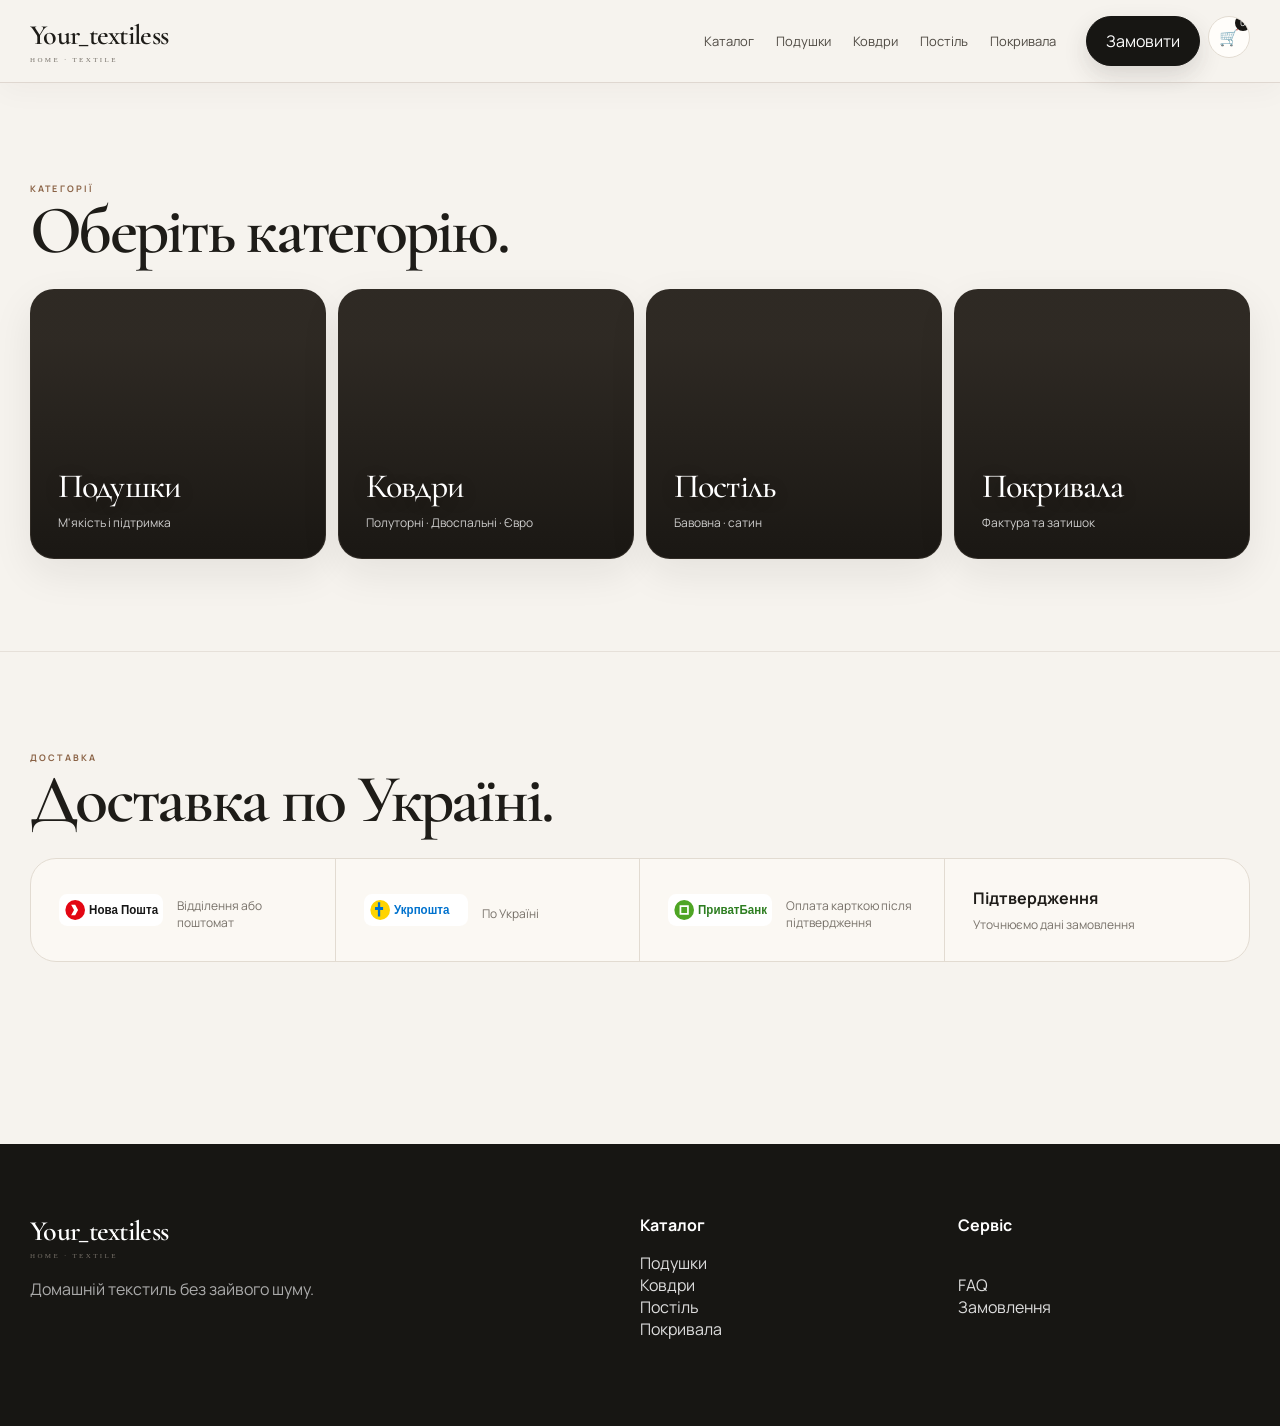
<file: index.html>
<!doctype html><html lang="uk"><head><meta charset="utf-8"><meta name="viewport" content="width=device-width,initial-scale=1"><meta name="description" content="Your_textiless — преміальний домашній текстиль: подушки, ковдри, постіль та покривала."><title>Your_textiless</title><link rel="stylesheet" href="style.css"></head><body>
<header class="header"><div class="wrap nav"><a class="logo" href="index.html">Your_textiless<small>HOME · TEXTILE</small></a><nav class="links"><a href="catalog.html">Каталог</a><a href="catalog.html?cat=Подушки">Подушки</a><a href="catalog.html?cat=Ковдри">Ковдри</a><a href="catalog.html?cat=Постіль">Постіль</a><a href="catalog.html?cat=Покривала">Покривала</a></nav><div class="actions"><a class="btn dark" href="order.html">Замовити</a><button class="icon" id="cartOpen">🛒<span class="count">0</span></button></div></div></header>
<main><section class="section"><div class="wrap"><div class="head"><div><span class="eyebrow">КАТЕГОРІЇ</span><h2 class="title">Оберіть категорію.</h2></div></div><div class="categories"><a class="cat catImage" style="--cat-image:url('https://rohi.co.uk/cdn/shop/collections/Untitled_4472_x_4472_px_-12.jpg?v=1749551402&width=1600')" href="catalog.html?cat=Подушки"><strong>Подушки</strong><span>М'якість і підтримка</span></a><a class="cat catImage" style="--cat-image:url('https://cdn.shopify.com/s/files/1/0640/8454/1699/products/natural-linen-duvet-cover-1.jpg?v=1661254233')" href="catalog.html?cat=Ковдри"><strong>Ковдри</strong><span>Полуторні · Двоспальні · Євро</span></a><a class="cat catImage" style="--cat-image:url('https://xcdn.next.co.uk/common/items/default/default/itemimages/3_4Ratio/product/lge/K80343s2.jpg?im=Resize')" href="catalog.html?cat=Постіль"><strong>Постіль</strong><span>Бавовна · сатин</span></a><a class="cat catImage" style="--cat-image:url('https://acdn-us.mitiendanube.com/stores/002/293/272/products/1052-bcb80091f18f0f402917564253214598-480-0.webp')" href="catalog.html?cat=Покривала"><strong>Покривала</strong><span>Фактура та затишок</span></a></div></div></section><section class="section homeDelivery"><div class="wrap">
<div class="head"><div><span class="eyebrow">ДОСТАВКА</span><h2 class="title">Доставка по Україні.</h2></div></div>
<div class="trust">
<div class="partner-card"><img class="partner-logo" src="nova-poshta.svg" alt="Нова Пошта"><span>Відділення або поштомат</span></div>
<div class="partner-card"><img class="partner-logo" src="ukrposhta.svg" alt="Укрпошта"><span>По Україні</span></div>
<div class="partner-card"><img class="partner-logo" src="privatbank.svg" alt="ПриватБанк"><span>Оплата карткою після підтвердження</span></div>
<div><b>Підтвердження</b><span>Уточнюємо дані замовлення</span></div>
</div>
</div></section></main>
<footer class="footer"><div class="wrap footerGrid"><div><div class="logo">Your_textiless<small>HOME · TEXTILE</small></div><p class="muted">Домашній текстиль без зайвого шуму.</p></div><div><b>Каталог</b><p><a href="catalog.html?cat=Подушки">Подушки</a><br><a href="catalog.html?cat=Ковдри">Ковдри</a><br><a href="catalog.html?cat=Постіль">Постіль</a><br><a href="catalog.html?cat=Покривала">Покривала</a></p></div><div><b>Сервіс</b><p>
<br><a href="faq.html">FAQ</a><br><a href="order.html">Замовлення</a></p></div></div></footer>
<div class="drawer" id="drawer"><aside class="drawerPanel"><div class="drawerHead"><h2>Кошик</h2><button class="icon" id="cartClose">×</button></div><div id="cartItems"></div><div class="total"><span>Разом</span><span id="cartTotal">0 грн</span></div><a class="btn dark" style="display:flex" href="order.html">Оформити →</a></aside></div>
<script src="config.js"></script><script src="data.js"></script><script src="script.js"></script></body></html>
</file>
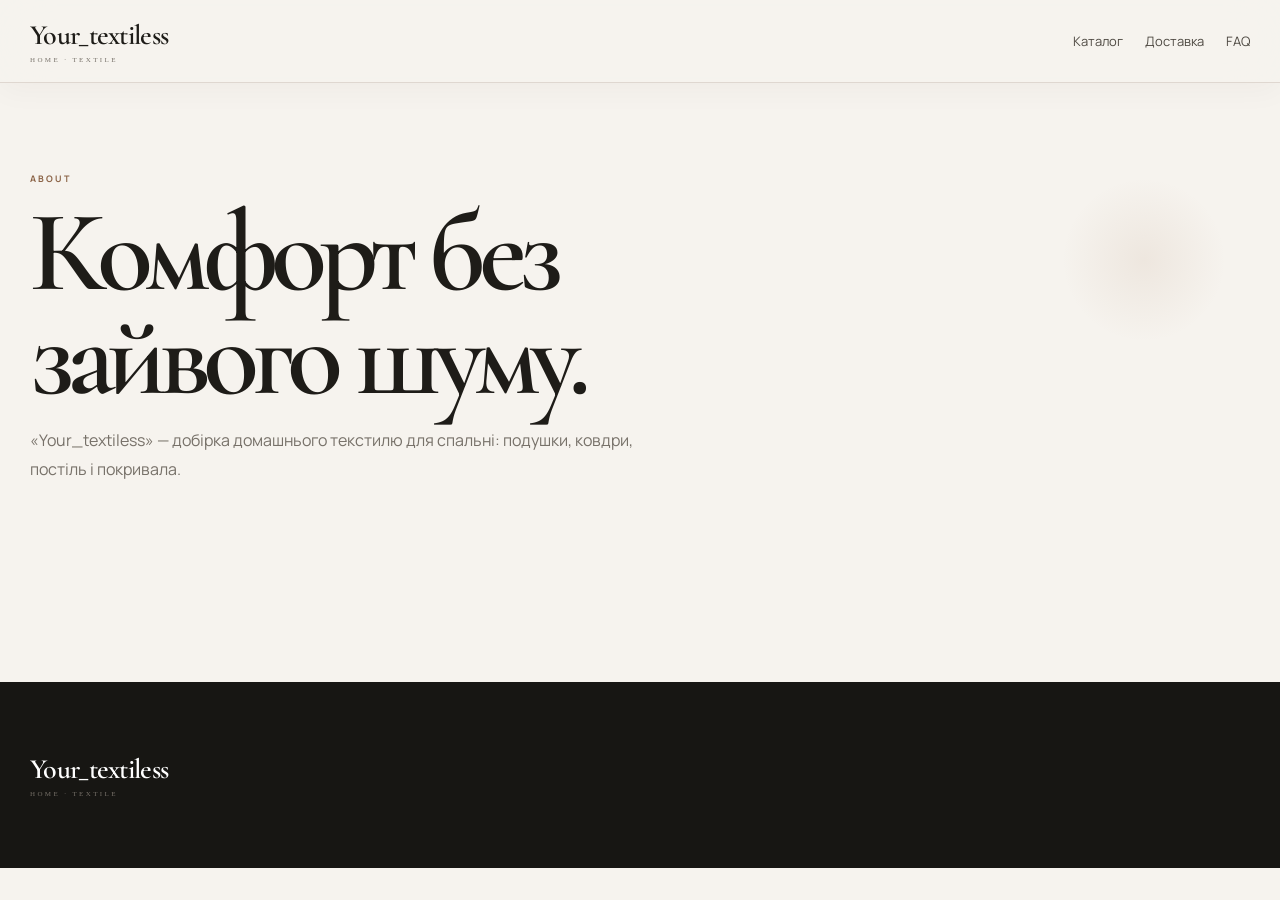
<file: about.html>
<!doctype html><html lang="uk"><head><meta charset="utf-8"><meta name="viewport" content="width=device-width,initial-scale=1"><title>Про нас — Your_textiless</title><link rel="stylesheet" href="style.css"></head><body><header class="header"><div class="wrap nav"><a class="logo" href="index.html">Your_textiless<small>HOME · TEXTILE</small></a><nav class="links"><a href="catalog.html">Каталог</a><a href="delivery.html">Доставка</a><a href="faq.html">FAQ</a></nav></div></header><main><section class="page hero"><div class="wrap"><span class="eyebrow">ABOUT</span><h1>Комфорт без<br>зайвого шуму.</h1><p>«Your_textiless» — добірка домашнього текстилю для спальні: подушки, ковдри, постіль і покривала.</p></div></section></main><footer class="footer"><div class="wrap"><div class="logo">Your_textiless<small>HOME · TEXTILE</small></div></div></footer></body></html>
</file>
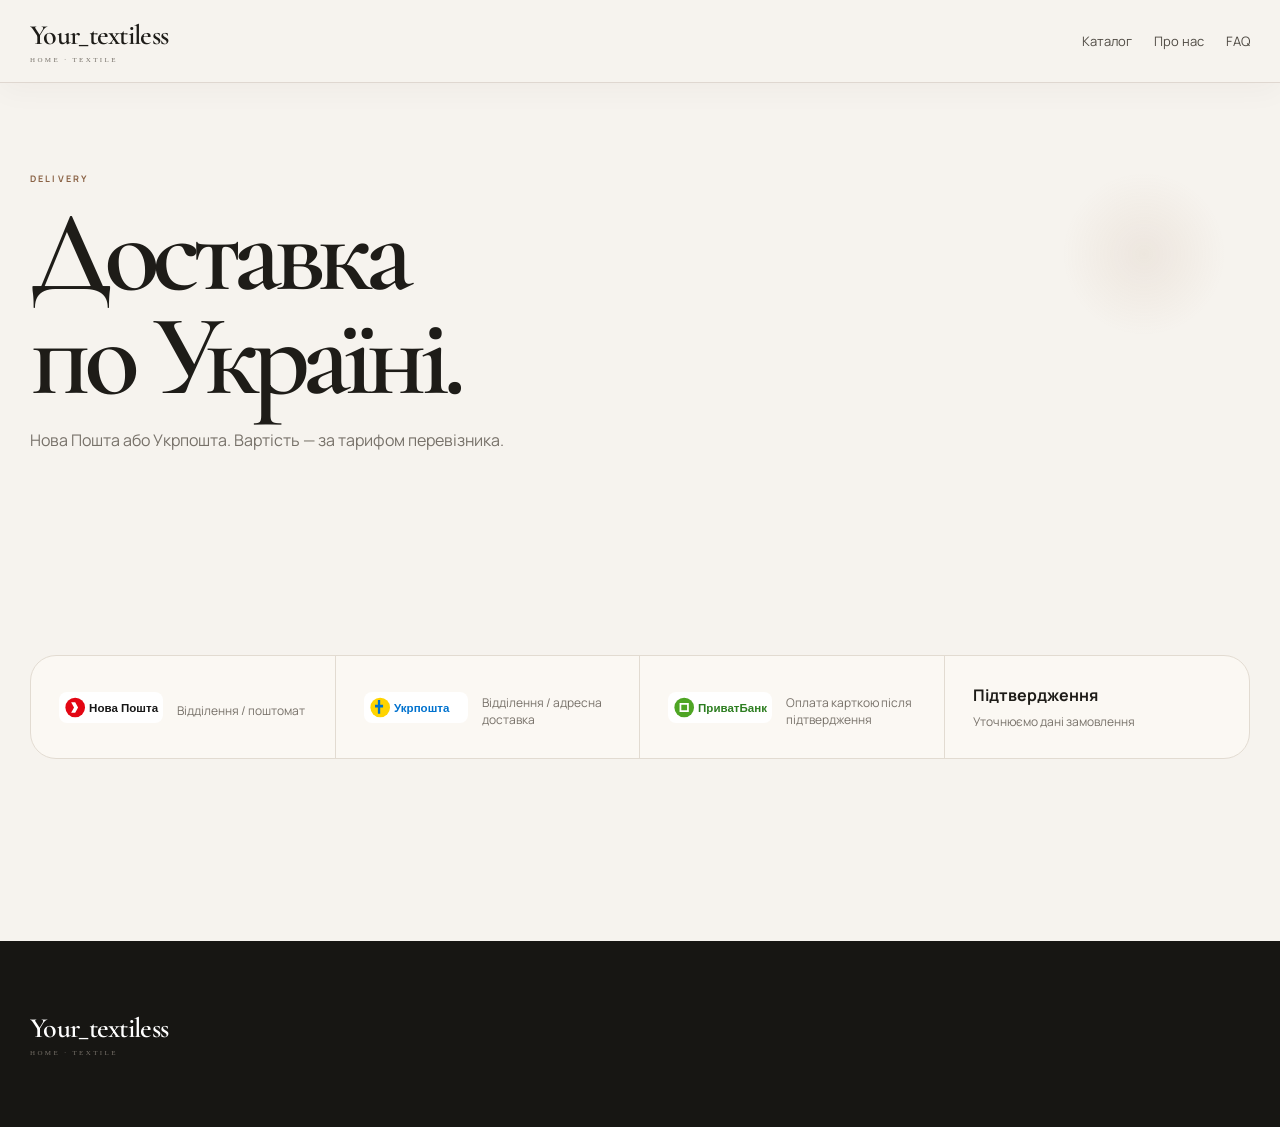
<file: delivery.html>
<!doctype html><html lang="uk"><head><meta charset="utf-8"><meta name="viewport" content="width=device-width,initial-scale=1"><title>Доставка — Your_textiless</title><link rel="stylesheet" href="style.css"></head><body><header class="header"><div class="wrap nav"><a class="logo" href="index.html">Your_textiless<small>HOME · TEXTILE</small></a><nav class="links"><a href="catalog.html">Каталог</a><a href="about.html">Про нас</a><a href="faq.html">FAQ</a></nav></div></header><main><section class="page hero"><div class="wrap"><span class="eyebrow">DELIVERY</span><h1>Доставка<br>по Україні.</h1><p>Нова Пошта або Укрпошта. Вартість — за тарифом перевізника.</p></div></section><section class="section"><div class="wrap trust"><div class="partner-card"><img class="partner-logo" src="nova-poshta.svg" alt="Нова Пошта"><span>Відділення / поштомат</span></div><div class="partner-card"><img class="partner-logo" src="ukrposhta.svg" alt="Укрпошта"><span>Відділення / адресна доставка</span></div><div class="partner-card"><img class="partner-logo" src="privatbank.svg" alt="ПриватБанк"><span>Оплата карткою після підтвердження</span></div><div><b>Підтвердження</b><span>Уточнюємо дані замовлення</span></div></div></section></main><footer class="footer"><div class="wrap"><div class="logo">Your_textiless<small>HOME · TEXTILE</small></div></div></footer></body></html>
</file>
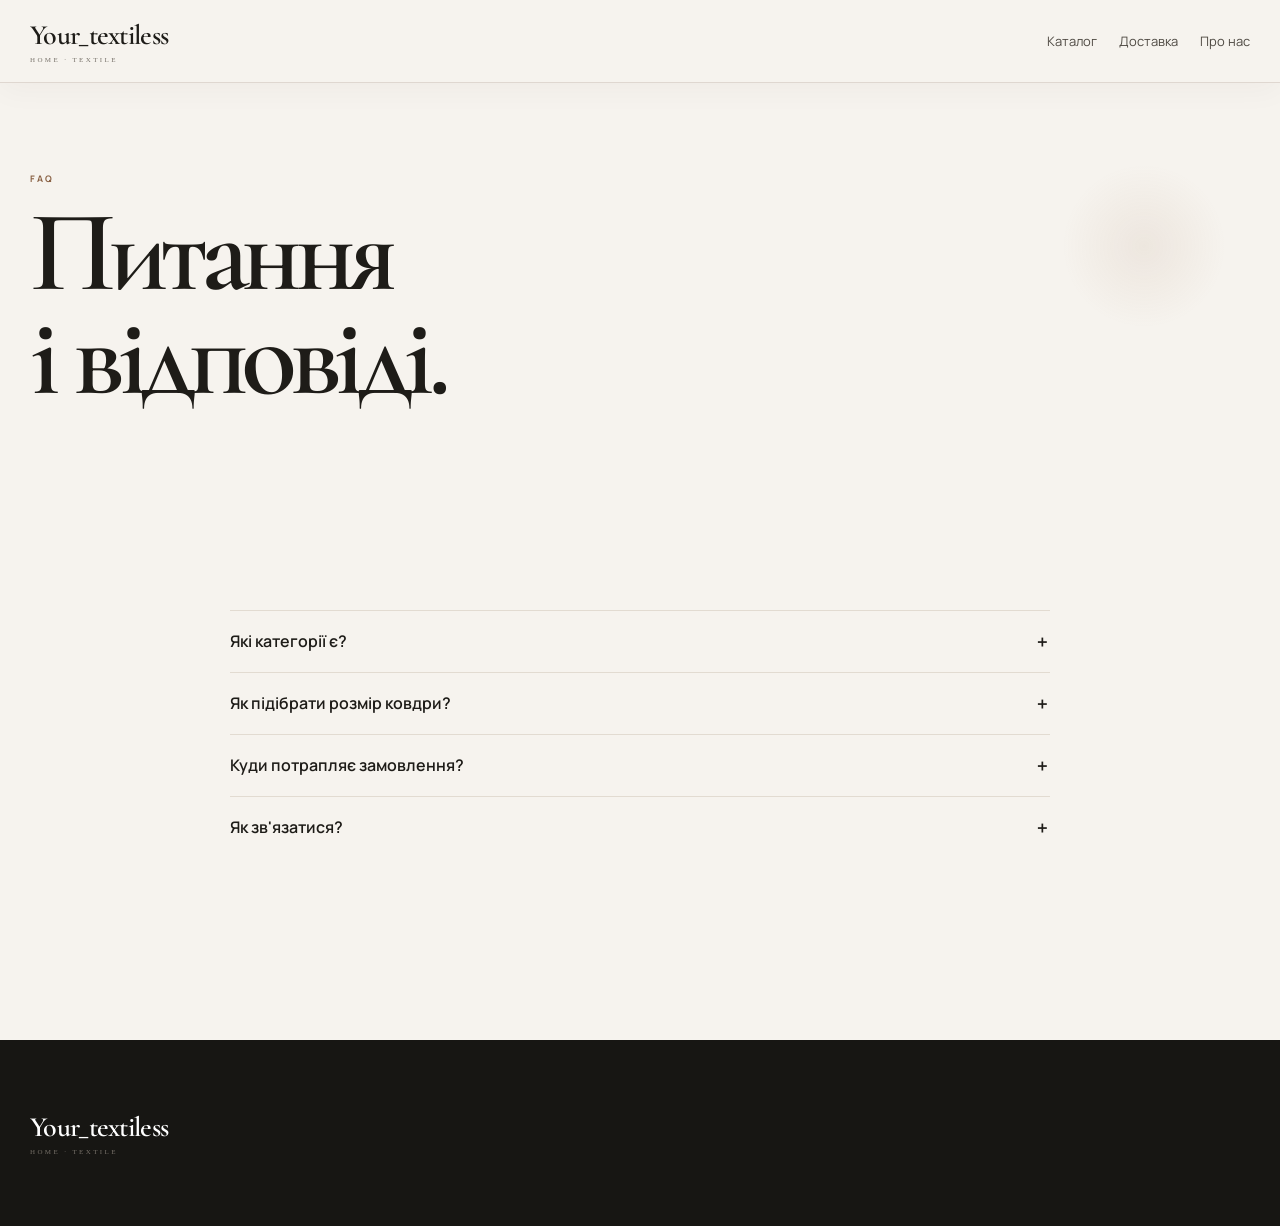
<file: faq.html>
<!doctype html><html lang="uk"><head><meta charset="utf-8"><meta name="viewport" content="width=device-width,initial-scale=1"><title>FAQ — Your_textiless</title><link rel="stylesheet" href="style.css"></head><body><header class="header"><div class="wrap nav"><a class="logo" href="index.html">Your_textiless<small>HOME · TEXTILE</small></a><nav class="links"><a href="catalog.html">Каталог</a><a href="delivery.html">Доставка</a><a href="about.html">Про нас</a></nav></div></header><main><section class="page hero"><div class="wrap"><span class="eyebrow">FAQ</span><h1>Питання<br>і відповіді.</h1></div></section><section class="section"><div class="wrap faq"><div class="faqItem"><div class="faqQ">Які категорії є? <span>＋</span></div><div class="faqA">Подушки, ковдри, постіль та покривала.</div></div><div class="faqItem"><div class="faqQ">Як підібрати розмір ковдри? <span>＋</span></div><div class="faqA">У каталозі ковдри розділені загально: полуторні, двоспальні та євро розмір. Точні сантиметри вказані на картці товару.</div></div><div class="faqItem"><div class="faqQ">Куди потрапляє замовлення? <span>＋</span></div><div class="faqA">На ваш Google Apps Script, який записує заявку у Google Таблицю.</div></div><div class="faqItem"><div class="faqQ">Як зв'язатися? <span>＋</span></div><div class="faqA"><a href="https://www.instagram.com/your_textiless/">Instagram @your_textiless</a></div></div></div></section></main><footer class="footer"><div class="wrap"><div class="logo">Your_textiless<small>HOME · TEXTILE</small></div></div></footer><script src="script.js"></script></body></html>
</file>
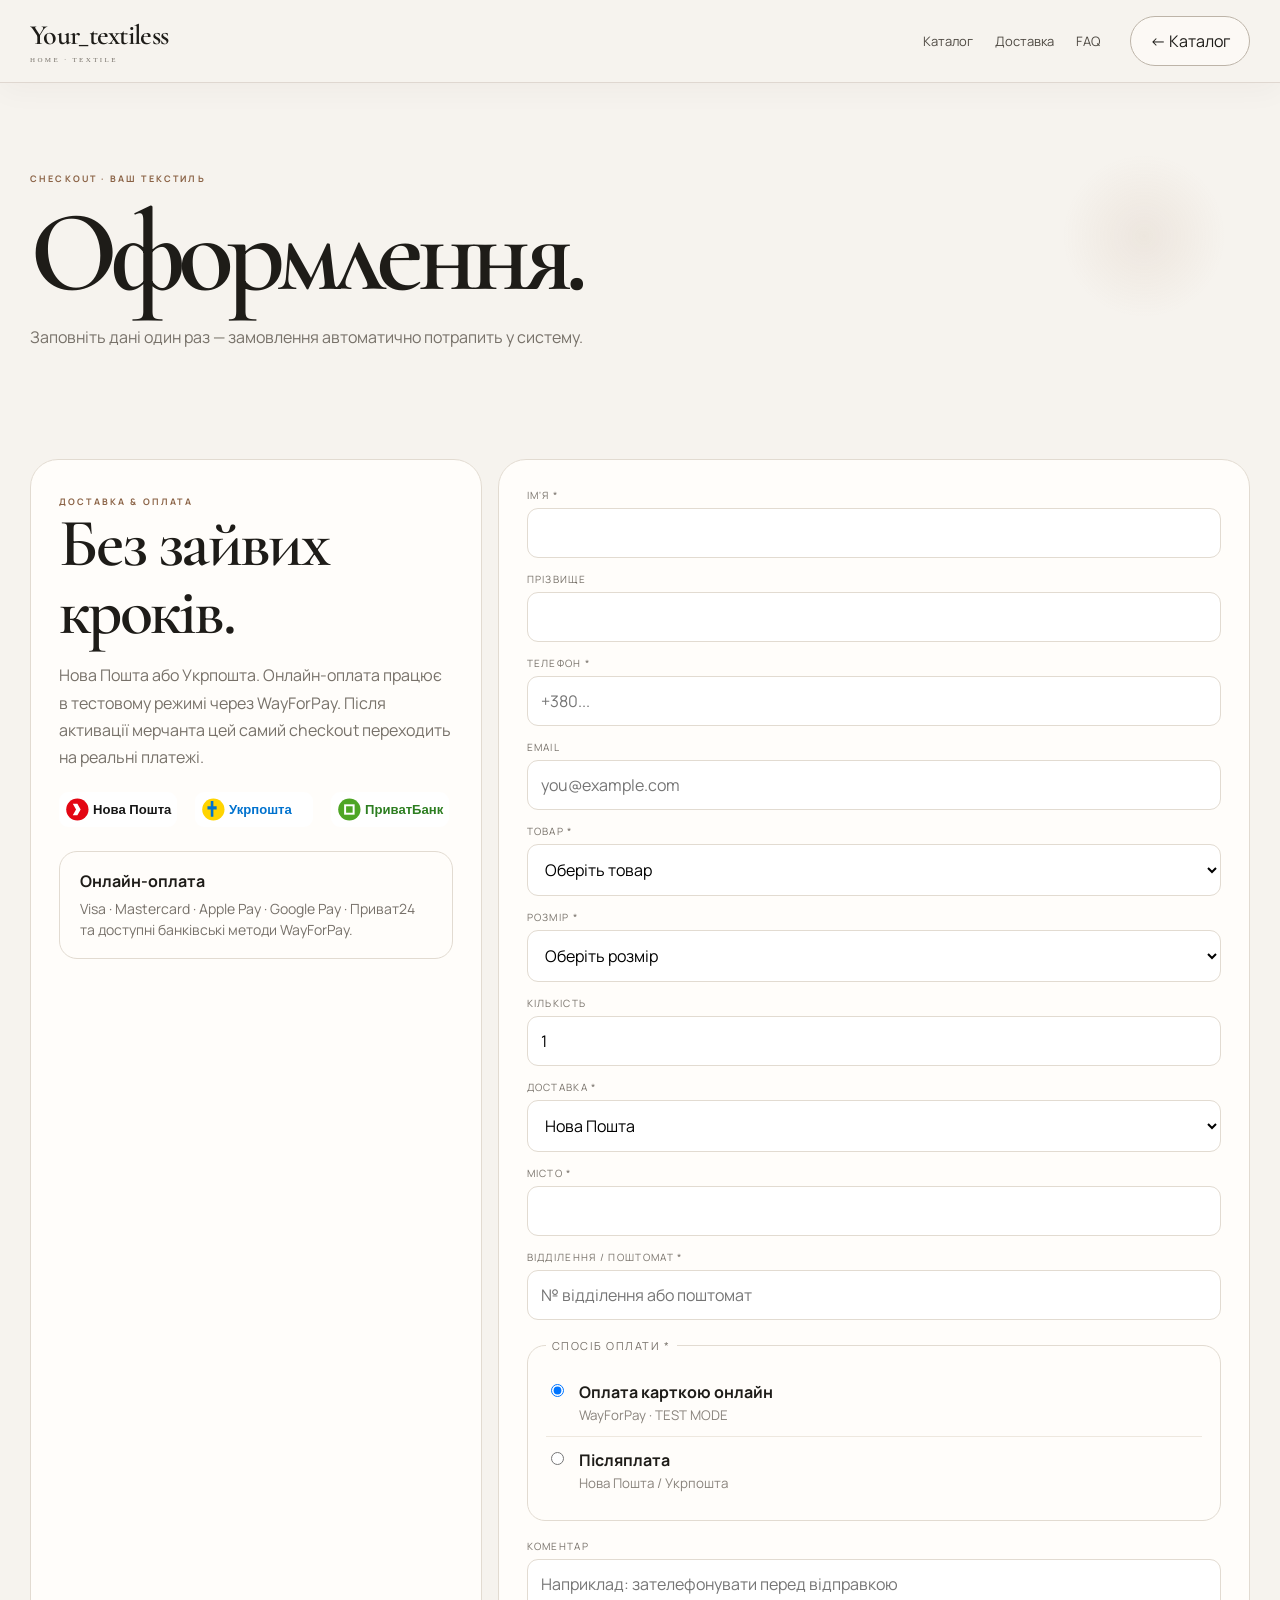
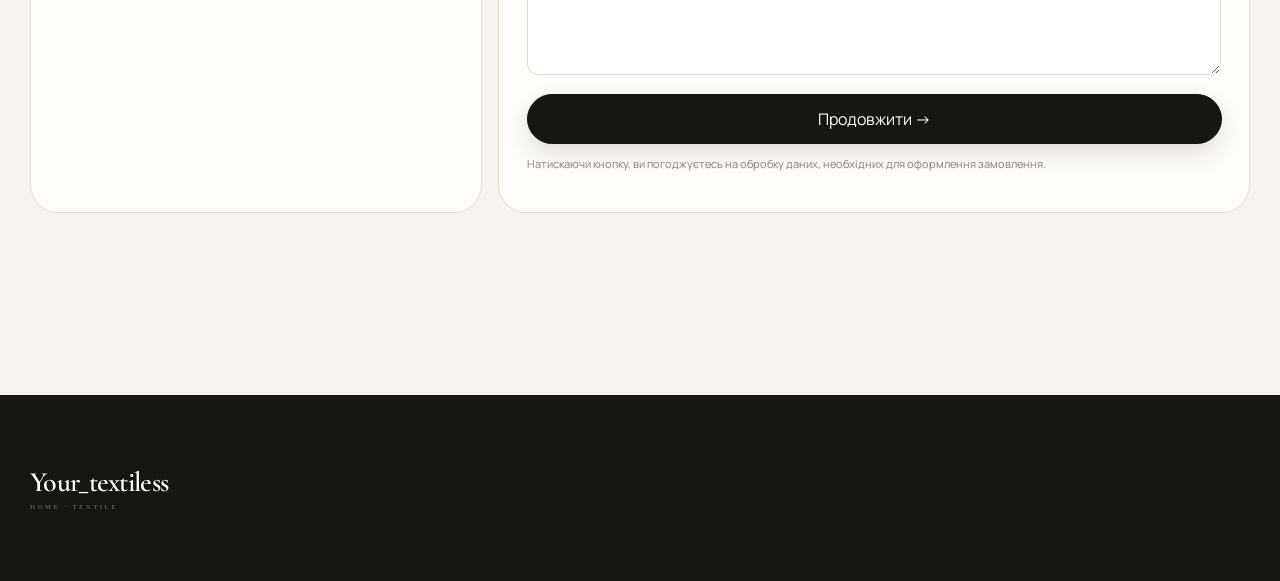
<file: order.html>
<!doctype html><html lang="uk"><head><meta charset="utf-8"><meta name="viewport" content="width=device-width,initial-scale=1"><title>Оформлення — Your_textiless</title><link rel="stylesheet" href="style.css"></head><body><header class="header"><div class="wrap nav"><a class="logo" href="index.html">Your_textiless<small>HOME · TEXTILE</small></a><nav class="links"><a href="catalog.html">Каталог</a><a href="delivery.html">Доставка</a><a href="faq.html">FAQ</a></nav><a class="btn" href="catalog.html">← Каталог</a></div></header><main><section class="page hero"><div class="wrap"><span class="eyebrow">CHECKOUT · ВАШ ТЕКСТИЛЬ</span><h1>Оформлення.</h1><p>Заповніть дані один раз — замовлення автоматично потрапить у систему.</p></div></section><section class="section" style="padding-top:0"><div class="wrap formGrid"><div class="panel"><span class="eyebrow">ДОСТАВКА & ОПЛАТА</span><h2 class="title">Без зайвих кроків.</h2><p class="muted">Нова Пошта або Укрпошта. Онлайн-оплата працює в тестовому режимі через WayForPay. Після активації мерчанта цей самий checkout переходить на реальні платежі.</p><div class="partner-line" style="margin-top:20px"><img class="partner-logo" src="nova-poshta.svg" alt="Нова Пошта"><img class="partner-logo" src="ukrposhta.svg" alt="Укрпошта"><img class="partner-logo" src="privatbank.svg" alt="ПриватБанк"></div><div class="payment-note"><b>Онлайн-оплата</b><span>Visa · Mastercard · Apple Pay · Google Pay · Приват24 та доступні банківські методи WayForPay.</span></div></div><div class="panel"><form data-order-form><div id="checkoutCartSummary" class="checkout-cart-summary" aria-live="polite"></div><div class="field"><label>ІМ'Я *</label><input name="name" required autocomplete="given-name"></div><div class="field"><label>ПРІЗВИЩЕ</label><input name="lastName" autocomplete="family-name"></div><div class="field"><label>ТЕЛЕФОН *</label><input name="phone" required type="tel" autocomplete="tel" placeholder="+380..." inputmode="tel"></div><div class="field"><label>EMAIL</label><input name="email" type="email" autocomplete="email" placeholder="you@example.com"></div><div class="field"><label>ТОВАР *</label><select name="product" required><option value="">Оберіть товар</option></select></div><div class="field"><label>РОЗМІР *</label><select name="size" required><option value="">Оберіть розмір</option></select></div><div class="field"><label>КІЛЬКІСТЬ</label><input name="qty" type="number" min="1" max="99" value="1"></div><div class="field"><label>ДОСТАВКА *</label><select name="delivery" required><option value="Нова Пошта">Нова Пошта</option><option value="Укрпошта">Укрпошта</option></select></div><div class="field"><label>МІСТО *</label><input name="city" required autocomplete="address-level2"></div><div class="field"><label>ВІДДІЛЕННЯ / ПОШТОМАТ *</label><input name="branch" required placeholder="№ відділення або поштомат"></div><fieldset class="pay-method"><legend>СПОСІБ ОПЛАТИ *</legend><label><input type="radio" name="payment" value="online" checked> <span><b>Оплата карткою онлайн</b><small>WayForPay · TEST MODE</small></span></label><label><input type="radio" name="payment" value="cod"> <span><b>Післяплата</b><small>Нова Пошта / Укрпошта</small></span></label></fieldset><div class="field"><label>КОМЕНТАР</label><textarea name="comment" rows="4" placeholder="Наприклад: зателефонувати перед відправкою"></textarea></div><button class="btn dark" style="width:100%" type="submit">Продовжити →</button><p class="form-legal">Натискаючи кнопку, ви погоджуєтесь на обробку даних, необхідних для оформлення замовлення.</p></form><div class="success" id="success"><h2 class="title">Замовлення прийнято.</h2><p class="muted">Номер замовлення: <b id="successOrder">—</b></p><a class="btn dark" href="catalog.html">Повернутися до каталогу</a></div></div></div></section></main><footer class="footer"><div class="wrap"><div class="logo">Your_textiless<small>HOME · TEXTILE</small></div></div></footer><script src="config.js"></script><script src="data.js"></script><script src="script.js"></script></body></html>
</file>
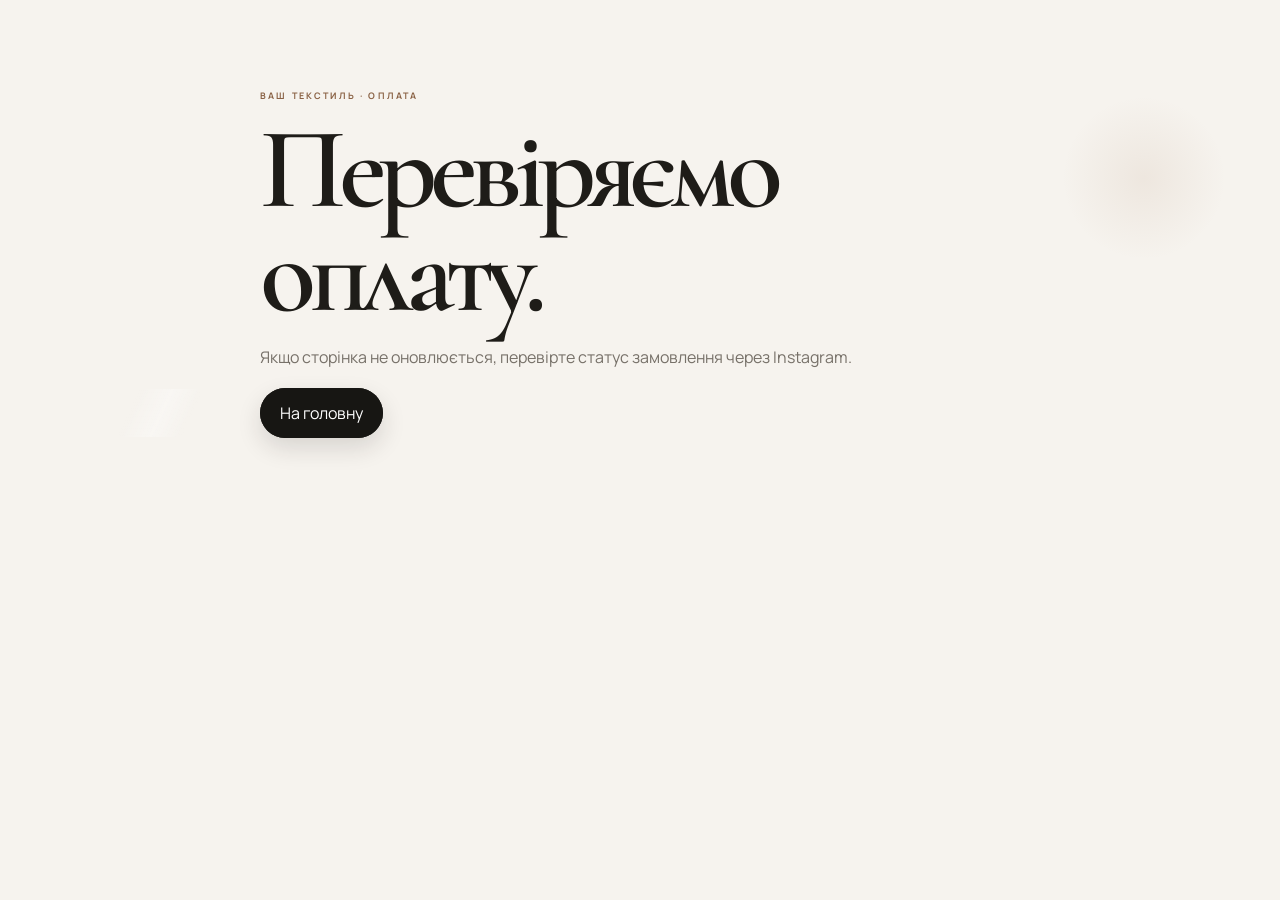
<file: payment-result.html>
<!doctype html><html lang="uk"><head><meta charset="utf-8"><meta name="viewport" content="width=device-width,initial-scale=1"><title>Оплата — Your_textiless</title><link rel="stylesheet" href="style.css"></head><body><main><section class="page hero"><div class="wrap" style="max-width:760px"><span class="eyebrow">ВАШ ТЕКСТИЛЬ · ОПЛАТА</span><h1 id="title">Перевіряємо оплату.</h1><p id="text">Зачекайте кілька секунд. Платіжний сервіс повертає результат.</p><div style="margin-top:30px"><a class="btn dark" href="index.html">На головну</a></div></div></section></main><script>const p=new URLSearchParams(location.search),s=(p.get('status')||'').toLowerCase();if(s==='success'||s==='approved'){title.textContent='Оплату отримано.';text.textContent='Дякуємо. Замовлення передано в обробку.'}else if(s==='declined'||s==='failed'){title.textContent='Оплату не завершено.';text.textContent='Спробуйте ще раз або оберіть післяплату.'}else{text.textContent='Якщо сторінка не оновлюється, перевірте статус замовлення через Instagram.'}</script></body></html>
</file>
<file: style.css>
@import url('https://fonts.googleapis.com/css2?family=Cormorant+Garamond:wght@500;600;700&family=Manrope:wght@400;500;600;700&display=swap');
:root{--bg:#f3efe8;--card:#fffdf9;--text:#24221e;--muted:#777169;--line:#ded6ca;--accent:#9a6a45;--dark:#211f1b;--radius:28px;--shadow:0 26px 70px rgba(43,34,25,.12);--shadowSoft:0 14px 35px rgba(43,34,25,.08)}
*{box-sizing:border-box}html{scroll-behavior:smooth}body{margin:0;background:radial-gradient(circle at 10% 0%,#fffaf3 0,#f3efe8 32%,#f0ece5 100%);color:var(--text);font-family:"Manrope",sans-serif;-webkit-font-smoothing:antialiased;text-rendering:optimizeLegibility}a{text-decoration:none;color:inherit}button,input,select,textarea{font:inherit}.wrap{width:min(1220px,calc(100% - 28px));margin:auto}
.header{position:sticky;top:0;z-index:20;background:rgba(246,242,235,.76);backdrop-filter:blur(24px) saturate(120%);border-bottom:1px solid rgba(220,212,201,.72);box-shadow:0 8px 30px rgba(48,39,29,.035)}.nav{height:76px;display:flex;align-items:center;gap:30px}.logo{font:600 27px "Cormorant Garamond",serif;white-space:nowrap;letter-spacing:-.025em}.logo small{display:block;font:8px "DM Sans";letter-spacing:.28em;color:var(--muted);margin-top:4px}.links{display:flex;gap:22px;margin-left:auto;font-size:13px}.actions{display:flex;gap:8px}.btn,.icon{border:1px solid var(--text);background:rgba(255,253,249,.55);border-radius:999px;padding:12px 18px;cursor:pointer;transition:transform .4s cubic-bezier(.22,1,.36,1),box-shadow .4s cubic-bezier(.22,1,.36,1),background-color .4s ease,color .4s ease}.btn.dark{background:var(--dark);color:white;border-color:var(--dark);box-shadow:0 10px 24px rgba(33,31,27,.14)}.btn:hover,.icon:hover{transform:translateY(-2px);box-shadow:0 10px 24px #0001}.icon{width:42px;height:42px;padding:0;border-color:var(--line);background:var(--card);display:grid;place-items:center}.count{position:absolute;margin:-29px 0 0 27px;background:var(--dark);color:#fff;width:16px;height:16px;border-radius:50%;font-size:9px;display:grid;place-items:center}
.hero{padding:54px 0 82px;position:relative}.hero h1,.page h1{font:600 clamp(54px,8vw,105px)/.9 "Cormorant Garamond",serif;letter-spacing:-.065em;margin:14px 0 18px}.hero p{max-width:650px;color:var(--muted);line-height:1.8;font-size:15px}.eyebrow{font-size:10px;letter-spacing:.2em;color:var(--accent);font-weight:700}.heroTools{display:flex;gap:9px;flex-wrap:wrap;margin-top:25px}.section{padding:82px 0}.head{display:flex;justify-content:space-between;align-items:end;gap:20px;margin-bottom:24px}.title{font:600 clamp(38px,5vw,62px)/1 "Cormorant Garamond",serif;margin:0;letter-spacing:-.04em}.muted{color:var(--muted);line-height:1.7}
.rail{display:flex;gap:15px;overflow-x:auto;scroll-snap-type:x mandatory;padding:5px 2px 22px;scrollbar-width:none}.rail::-webkit-scrollbar{display:none}.card{min-width:min(390px,80vw);scroll-snap-align:start;background:rgba(255,253,249,.94);border:1px solid rgba(220,212,201,.9);border-radius:var(--radius);overflow:hidden;transition:transform .55s cubic-bezier(.22,1,.36,1),box-shadow .55s cubic-bezier(.22,1,.36,1)}.card:hover{transform:translateY(-6px);box-shadow:var(--shadow)}.photo{aspect-ratio:1.12;overflow:hidden;background:#ebe5dc;position:relative}.photo:after{content:"";position:absolute;inset:0;pointer-events:none;background:linear-gradient(135deg,rgba(255,255,255,.08),transparent 40%,rgba(0,0,0,.05))}.photo img{width:100%;height:100%;object-fit:cover;transition:transform 1s cubic-bezier(.16,1,.3,1),opacity .8s ease}.card:hover img{transform:scale(1.05)}.body{padding:20px 20px 22px}.meta{display:flex;justify-content:space-between;gap:8px;color:var(--muted);font-size:11px}.body h3{font:500 29px/1.05 "Cormorant Garamond",serif;margin:9px 0 12px;letter-spacing:-.025em}.price{font-weight:700;font-size:19px;margin-top:18px;letter-spacing:-.02em}.card .row{display:flex;justify-content:space-between;align-items:center}.arrow{width:40px;height:40px;border-radius:50%;display:grid;place-items:center;background:var(--dark);color:white}
.categories{display:grid;grid-template-columns:repeat(4,1fr);gap:14px}.cat{background:linear-gradient(145deg,rgba(255,253,249,.96),rgba(249,245,238,.92));border:1px solid var(--line);border-radius:24px;padding:27px;min-height:190px;display:flex;flex-direction:column;justify-content:end;transition:.3s}.cat:hover{transform:translateY(-4px);box-shadow:var(--shadow)}.cat strong{font:500 30px "Cormorant Garamond",serif;letter-spacing:-.025em}.cat span{font-size:12px;color:var(--muted);margin-top:7px}
.filters{display:flex;gap:8px;overflow:auto;padding:4px 0 12px}.chip{border:1px solid var(--line);background:rgba(255,253,249,.72);border-radius:999px;padding:11px 16px;white-space:nowrap;cursor:pointer}.chip.active{background:var(--dark);color:white;border-color:var(--dark)}.toolbar{display:flex;justify-content:space-between;gap:10px;align-items:center;margin:20px 0}.select{border:1px solid var(--line);background:var(--card);padding:11px 13px;border-radius:12px}.grid{display:flex;gap:15px;overflow-x:auto;scroll-snap-type:x mandatory;padding:5px 2px 24px;scrollbar-width:none;-webkit-overflow-scrolling:touch;overscroll-behavior-x:contain}.grid::-webkit-scrollbar{display:none}.grid .card{min-width:min(390px,31vw);scroll-snap-align:start}
.detail{display:grid;grid-template-columns:1.05fr .95fr;gap:20px;padding:70px 0}.detailPhoto{border-radius:32px;overflow:hidden;background:#e9e2d7;min-height:650px;box-shadow:var(--shadow)}.detailPhoto img{width:100%;height:100%;object-fit:cover}.detailInfo{background:rgba(255,253,249,.9);border:1px solid var(--line);border-radius:32px;padding:48px;box-shadow:var(--shadowSoft);align-self:start;position:sticky;top:96px}.detailInfo h1{font:600 clamp(45px,6vw,76px)/.92 "Cormorant Garamond",serif;letter-spacing:-.05em;margin:13px 0}.sizes{display:flex;gap:7px;flex-wrap:wrap;margin:10px 0 25px}.size{border:1px solid var(--line);background:var(--card);border-radius:10px;padding:10px 14px;cursor:pointer}.size.active{background:var(--dark);color:white}
.formGrid{display:grid;grid-template-columns:.75fr 1.25fr;gap:16px}.panel{background:var(--card);border:1px solid var(--line);border-radius:28px;padding:28px}.field{margin-bottom:14px}.field label{display:block;font-size:10px;letter-spacing:.13em;color:var(--muted);margin-bottom:6px}.field input,.field select,.field textarea{width:100%;border:1px solid var(--line);background:white;border-radius:11px;padding:13px}.field textarea{min-height:100px}.success{display:none}.success.show{display:block}
.faq{max-width:820px}.faqItem{border-top:1px solid var(--line);padding:19px 0;cursor:pointer}.faqQ{display:flex;justify-content:space-between;font-weight:600}.faqA{display:none;color:var(--muted);line-height:1.7;padding-top:10px}.faqItem.open .faqA{display:block}
.trust{display:grid;grid-template-columns:repeat(4,1fr);border-top:1px solid var(--line);border-bottom:1px solid var(--line)}.trust>div{padding:25px;border-right:1px solid var(--line)}.trust>div:last-child{border:0}.trust span{display:block;color:var(--muted);font-size:12px;margin-top:7px}
.footer{background:#22231f;color:white;margin-top:70px;padding:55px 0}.footerGrid{display:grid;grid-template-columns:2fr 1fr 1fr;gap:25px}.footer .muted{color:#aaa}.footer a{color:#ddd}
.drawer{position:fixed;inset:0;background:#0008;z-index:50;display:none}.drawer.open{display:block}.drawerPanel{position:absolute;right:0;top:0;height:100%;width:min(450px,100%);background:var(--card);padding:22px;overflow:auto;animation:in .3s}.drawerHead{display:flex;justify-content:space-between;align-items:center}.cartItem{display:grid;grid-template-columns:65px 1fr auto;gap:10px;padding:14px 0;border-bottom:1px solid var(--line)}.cartItem img{width:65px;height:65px;object-fit:cover;border-radius:10px}.total{display:flex;justify-content:space-between;font-weight:700;font-size:20px;padding:20px 0}@keyframes in{from{transform:translate3d(100%,0,0);opacity:.75}to{transform:translate3d(0,0,0);opacity:1}}
.reveal{opacity:0;transform:translateY(18px);transition:transform 1s cubic-bezier(.16,1,.3,1),opacity .8s ease}.reveal.show{opacity:1;transform:none}
@media(max-width:900px){.links{display:none}.hero{padding-top:30px}.categories{grid-template-columns:repeat(2,1fr)}.grid{grid-template-columns:repeat(2,1fr)}.detail,.formGrid{grid-template-columns:1fr}.detailInfo{position:static}.trust{grid-template-columns:repeat(2,1fr)}.trust>div:nth-child(2){border:0}.trust>div{border-bottom:1px solid var(--line)}}
@media(max-width:600px){.wrap{width:calc(100% - 22px)}.nav{height:66px;gap:10px}.logo{font-size:21px}.actions .btn{display:none}.hero{padding:25px 0 45px}.hero h1,.page h1{font-size:57px}.section{padding:50px 0}.head{display:block}.head .muted{margin-top:10px}.card{min-width:83vw}.categories{grid-template-columns:1fr 1fr}.cat{min-height:140px;padding:17px}.cat strong{font-size:23px}.grid{display:flex;gap:12px;overflow-x:auto}.grid .card{min-width:83vw}.toolbar{align-items:stretch;flex-direction:column}.detail{padding:25px 0}.detailPhoto{min-height:430px}.detailInfo{padding:24px}.trust{grid-template-columns:1fr}.trust>div{border-right:0!important}.footerGrid{grid-template-columns:1fr}}

/* Smooth interaction layer */
.rail,.grid{scroll-behavior:smooth}
.card,.cat,.btn,.icon,.chip,.size{will-change:transform}
@media (hover:hover){
  .card:hover{transform:translate3d(0,-6px,0)}
  .cat:hover{transform:translate3d(0,-4px,0)}
}
@media (prefers-reduced-motion:reduce){
  *,*::before,*::after{scroll-behavior:auto!important;transition-duration:.01ms!important;animation-duration:.01ms!important}
}

/* Quiet-luxury finishing layer */
::selection{background:#2b2924;color:#fff}
.section + .section{border-top:1px solid rgba(210,201,190,.45)}
.card .arrow{transition:transform .5s cubic-bezier(.22,1,.36,1),background .4s ease}
.card:hover .arrow{transform:translate3d(3px,-3px,0)}
.photo img{filter:saturate(.92) contrast(.98);transform:scale(1.001)}
.hero:after{content:"";position:absolute;right:4%;top:18%;width:170px;height:170px;border-radius:50%;background:radial-gradient(circle,rgba(154,106,69,.09),transparent 68%);pointer-events:none}
@media(max-width:600px){
 .hero{padding:34px 0 55px}
 .section{padding:58px 0}
 .categories{gap:9px}
 .cat{min-height:145px;padding:18px}
 .cat strong{font-size:24px}
 .detailInfo{padding:28px}
 .detailPhoto{min-height:460px}
}


/* V5 — editorial premium system */
:root{--bg:#f6f3ee;--card:#fffdfa;--text:#1e1c18;--muted:#777169;--line:#e2dbd1;--accent:#8a6245;--dark:#171613;--radius:30px;--shadow:0 24px 80px rgba(36,29,22,.12);--shadowSoft:0 12px 40px rgba(36,29,22,.07)}
body{background:#f6f3ee}
.header{background:rgba(246,243,238,.82);border-bottom-color:rgba(205,195,184,.58)}
.nav{height:82px}.logo{font-size:28px}.logo small{font-size:7px;letter-spacing:.34em}
.links a{position:relative;padding:8px 0;color:#4f4a43}.links a:after{content:"";position:absolute;left:0;right:100%;bottom:2px;height:1px;background:var(--dark);transition:right .45s cubic-bezier(.22,1,.36,1)}.links a:hover:after{right:0}
.hero{padding:82px 0 92px}.hero h1{font-size:clamp(60px,9vw,118px);max-width:980px}.hero p{font-size:16px;max-width:620px}.eyebrow{letter-spacing:.24em;font-size:9px}
.btn{padding:13px 19px;border-color:#bdb4a8}.btn.dark{background:#171613;border-color:#171613}.btn.dark:hover{box-shadow:0 16px 36px rgba(23,22,19,.18);transform:translateY(-3px)}
.section{padding:92px 0}.title{font-size:clamp(42px,5.4vw,68px)}
.categories{gap:12px}.catImage{position:relative;isolation:isolate;overflow:hidden;background:#302b25;color:white;min-height:270px;border-color:transparent;box-shadow:0 14px 40px rgba(31,25,20,.08)}.catImage:before{content:"";position:absolute;inset:0;background-image:var(--cat-image);background-size:cover;background-position:center;z-index:-2;transform:scale(1.02);transition:transform 1s cubic-bezier(.16,1,.3,1),filter 1s ease}.catImage:after{content:"";position:absolute;inset:0;background:linear-gradient(180deg,rgba(18,16,13,.05) 18%,rgba(18,16,13,.72) 100%);z-index:-1}.catImage:hover:before{transform:scale(1.08);filter:saturate(.9)}.catImage strong{font-size:34px;text-shadow:0 3px 18px rgba(0,0,0,.22)}.catImage span{color:rgba(255,255,255,.78)}
.editorial{background:#1b1a17;color:#f7f3ed}.editorialGrid{display:grid;grid-template-columns:1fr .9fr;gap:52px;align-items:center}.editorialCopy .title{max-width:650px;margin:12px 0 20px}.editorialCopy .muted{color:#bdb7ae;max-width:580px}.editorialFacts{display:grid;gap:13px;margin:28px 0 32px}.editorialFacts span{font-size:13px;color:#d6d0c7}.editorialFacts b{display:inline-block;width:38px;color:#8f6c52;font-weight:500}.editorialMedia{aspect-ratio:4/5;border-radius:34px;overflow:hidden;background:#2a2722;box-shadow:0 30px 90px rgba(0,0,0,.25)}.editorialMedia img{width:100%;height:100%;object-fit:cover;filter:saturate(.84) contrast(1.02);transition:transform 1.2s cubic-bezier(.16,1,.3,1)}.editorialMedia:hover img{transform:scale(1.04)}
.rail{gap:18px;padding-bottom:28px}.card{min-width:min(410px,80vw);background:#fffdfa;border-color:#e4ddd3;box-shadow:0 8px 30px rgba(38,31,24,.035)}.photo{aspect-ratio:1.04;background:#e9e2d8}.photo img{filter:saturate(.9) contrast(.98);transition:transform 1.2s cubic-bezier(.16,1,.3,1),opacity .5s ease}.card:hover img{transform:scale(1.055)}.body{padding:23px 23px 25px}.body h3{font-size:31px}.price{font-size:20px}.arrow{width:42px;height:42px}
.grid{gap:18px}.grid .card{min-width:min(410px,31vw)}
.detail{gap:26px;padding:76px 0}.detailPhoto{min-height:700px;border-radius:34px}.detailInfo{border-radius:34px;padding:52px;background:rgba(255,253,249,.95)}
.trust{background:#fbf8f3;border:1px solid var(--line);border-radius:26px;overflow:hidden}.trust>div{padding:28px}.footer{background:#171613;margin-top:90px;padding:70px 0}
.drawerPanel{background:#fbf8f3}.drawerPanel .btn{border-radius:999px}
@media(max-width:900px){.editorialGrid{grid-template-columns:1fr}.editorialMedia{max-height:620px}.categories{grid-template-columns:1fr 1fr}}
@media(max-width:600px){.nav{height:68px}.logo{font-size:22px}.hero{padding:46px 0 62px}.hero h1{font-size:58px;line-height:.93}.hero p{font-size:14px}.section{padding:62px 0}.catImage{min-height:180px}.catImage strong{font-size:25px}.editorialGrid{gap:32px}.editorialMedia{aspect-ratio:1/1.12;border-radius:26px}.card{min-width:84vw}.grid .card{min-width:84vw}.detailPhoto{min-height:500px;border-radius:26px}.detailInfo{border-radius:26px;padding:28px}}

/* Partner brand marks */
.partner-line{display:flex;align-items:center;gap:18px}
.partner-logo{width:118px;height:36px;object-fit:contain;display:block;flex:0 0 auto}
.trust .partner-card{display:flex;align-items:center;gap:14px;min-height:72px}
.partner-card .partner-logo{width:104px;height:34px}
.partner-card b{display:block}
.partner-card span{display:block}
@media(max-width:700px){
  .trust .partner-card{align-items:flex-start}
  .partner-card .partner-logo{width:92px;height:31px}
  .partner-line{gap:12px}
  .partner-logo{width:100px;height:32px}
}

.productPage{display:grid;grid-template-columns:minmax(0,1.15fr) minmax(320px,.85fr);gap:clamp(24px,5vw,72px);align-items:start;padding-top:36px}.product-media{min-width:0;position:sticky;top:20px}.product-media-main{position:relative;aspect-ratio:1/1.08;overflow:hidden;border-radius:28px;background:#eee9e1;box-shadow:0 24px 70px rgba(32,28,23,.10)}.product-media-main img,.product-media-main video{width:100%;height:100%;object-fit:cover;display:block}.media-arrow{position:absolute;top:50%;transform:translateY(-50%);width:46px;height:46px;border:0;border-radius:50%;background:rgba(255,255,255,.84);backdrop-filter:blur(14px);font-size:19px;cursor:pointer;z-index:2}.media-prev{left:16px}.media-next{right:16px}.media-counter{position:absolute;right:16px;bottom:16px;padding:8px 12px;border-radius:999px;background:rgba(255,255,255,.86);backdrop-filter:blur(14px);font-size:12px;z-index:2}.product-media-thumbs{display:flex;gap:10px;overflow-x:auto;scrollbar-width:none;padding:12px 2px 2px}.product-media-thumbs::-webkit-scrollbar{display:none}.media-thumb{position:relative;flex:0 0 78px;height:94px;padding:0;border:1px solid transparent;border-radius:14px;overflow:hidden;background:#eee9e1;cursor:pointer}.media-thumb.active{border-color:#24221f}.media-thumb img{width:100%;height:100%;object-fit:cover;display:block}.media-thumb.video-thumb:after{content:'▶';position:absolute;right:7px;bottom:7px;width:25px;height:25px;border-radius:50%;display:grid;place-items:center;background:rgba(255,255,255,.92);font-size:10px}.media-thumb.video-thumb:before{content:'ВІДЕО';position:absolute;left:6px;top:6px;padding:3px 5px;border-radius:5px;background:rgba(24,22,20,.72);color:#fff;font-size:8px;letter-spacing:.08em;z-index:1}@media(max-width:900px){.productPage{grid-template-columns:1fr}.product-media{position:relative;top:auto}}@media(max-width:600px){.product-media-main{border-radius:20px}.media-arrow{width:40px;height:40px}.media-thumb{flex-basis:66px;height:80px}}
.payment-note{margin-top:24px;padding:18px 20px;border:1px solid var(--line);border-radius:18px;background:#fffdfa;display:grid;gap:6px}.payment-note span{color:#77716a;font-size:14px;line-height:1.5}.pay-method{border:1px solid var(--line);border-radius:18px;padding:16px 18px;margin:18px 0}.pay-method legend{padding:0 6px;font-size:11px;letter-spacing:.14em;color:#77716a}.pay-method label{display:flex;gap:12px;align-items:flex-start;padding:12px 0;cursor:pointer}.pay-method label+label{border-top:1px solid #eee8df}.pay-method span{display:grid;gap:3px}.pay-method small{color:#8a847d}.form-legal{font-size:11px;line-height:1.5;color:#8a847d;margin-top:12px}

.checkout-cart-summary{margin:0 0 22px;padding:14px 16px;border:1px solid var(--line);border-radius:18px;background:#f7f3ed}.checkout-cart-row,.checkout-cart-total{display:flex;justify-content:space-between;gap:12px;padding:8px 0;font-size:13px}.checkout-cart-row+ .checkout-cart-row{border-top:1px solid var(--line)}.checkout-cart-total{margin-top:6px;padding-top:12px;border-top:1px solid var(--text);font-size:15px}.checkout-cart-summary:empty{display:none}


/* Category-specific size filters */
.sizeChips{display:flex;gap:8px;flex-wrap:wrap;align-items:center}.sizeChips .chip{cursor:pointer}.sizeChips .chip.active{transform:translateY(-1px)}
@media(max-width:640px){.sizeChips{width:100%;display:grid;grid-template-columns:repeat(3,minmax(0,1fr));gap:6px}.sizeChips .chip{width:100%;padding:10px 6px;font-size:12px}}


/* Catalog size buttons: always visible as separate controls, never a dropdown. */
.sizeButtons{display:flex;flex-wrap:wrap;gap:10px;align-items:center}
.sizeButtons .sizeButton{min-width:112px;text-align:center;white-space:nowrap}
.sizeButtons.is-hidden{display:none}
.is-hidden{display:none!important}
@media (max-width:640px){
 .sizeButtons{display:grid;grid-template-columns:repeat(3,minmax(0,1fr));width:100%;gap:8px}
 .sizeButtons .sizeButton{min-width:0;width:100%;padding:11px 6px}
}

/* Size controls: always visible physical buttons */
#sizeFilter{display:grid!important;grid-template-columns:repeat(3,minmax(0,1fr));gap:8px;width:100%;}
#sizeFilter.is-hidden{display:grid!important;}
#sizeFilter .sizeButton{display:flex!important;align-items:center;justify-content:center;min-height:46px;width:100%;border-radius:14px;font-weight:600;white-space:nowrap;}

/* Premium UI layer — keeps existing layout and behavior intact. */
:root{--accent2:#b88a62;--glass:rgba(255,253,249,.72)}
body{animation:pageIn .55s ease both}
.btn,.chip,.size,.icon{position:relative;overflow:hidden;transition:transform .32s cubic-bezier(.22,1,.36,1),box-shadow .32s ease,background .32s ease,border-color .32s ease}
.btn:before,.chip:before,.size:before{content:"";position:absolute;inset:0;background:linear-gradient(115deg,transparent 25%,rgba(255,255,255,.32) 48%,transparent 70%);transform:translateX(-130%);transition:transform .65s ease;pointer-events:none}
.btn:hover:before,.chip:hover:before,.size:hover:before{transform:translateX(130%)}
.btn:hover,.chip:hover,.size:hover{transform:translateY(-2px)}
.chip{box-shadow:0 5px 18px rgba(43,34,25,.035)}
.chip.active{box-shadow:0 12px 28px rgba(33,31,27,.16)}
.size.active{box-shadow:0 10px 24px rgba(33,31,27,.16)}
.filters{padding:6px 0 16px;gap:10px}
.filters .chip{padding:12px 19px;font-size:12px;letter-spacing:.02em}
#sizeFilter{margin-top:4px}
#sizeFilter .sizeButton{min-height:46px;font-weight:600;border-radius:15px;background:rgba(255,253,249,.9);box-shadow:0 8px 24px rgba(43,34,25,.05)}
#sizeFilter .sizeButton.active{background:linear-gradient(135deg,#292721,#171612);border-color:#171612;color:#fff}
.card{box-shadow:0 10px 30px rgba(43,34,25,.055)}
.card:hover{box-shadow:0 28px 70px rgba(43,34,25,.14)}
.product-media-main video{background:#e8e1d7}
.media-thumb.video-thumb{border-color:rgba(154,106,69,.35);box-shadow:inset 0 0 0 1px rgba(255,255,255,.2)}
.media-thumb.video-thumb:after{box-shadow:0 5px 15px rgba(0,0,0,.18);font-size:9px}
.media-thumb.video-thumb:before{background:rgba(33,31,27,.86);letter-spacing:.12em}
@keyframes pageIn{from{opacity:0;transform:translateY(7px)}to{opacity:1;transform:none}}
@media(prefers-reduced-motion:reduce){*,*::before,*::after{scroll-behavior:auto!important;animation:none!important;transition:none!important}}


/* Product first-screen optimization */
.productPage{align-items:start}
.product-media-main{max-height:56vh;min-height:320px}
.product-media-main img,.product-media-main video{max-height:56vh;object-fit:cover}
.product-media-thumbs{margin-top:10px}
@media(max-width:900px){
  .productPage{display:block}
  .product-media-main{min-height:0;height:42vh;max-height:420px}
  .product-media-main img,.product-media-main video{height:100%;max-height:none;object-fit:cover}
  .product-media-thumbs{max-height:72px;overflow:hidden}
  .detail{padding-top:18px}
  .detailInfo{padding:20px}
}
@media(max-width:600px){
  .product-media-main{height:34vh;max-height:330px}
  .product-media-thumbs{height:58px;max-height:58px}
  .detail{padding-top:12px}
  .detailInfo{padding:20px}
}
</file>
